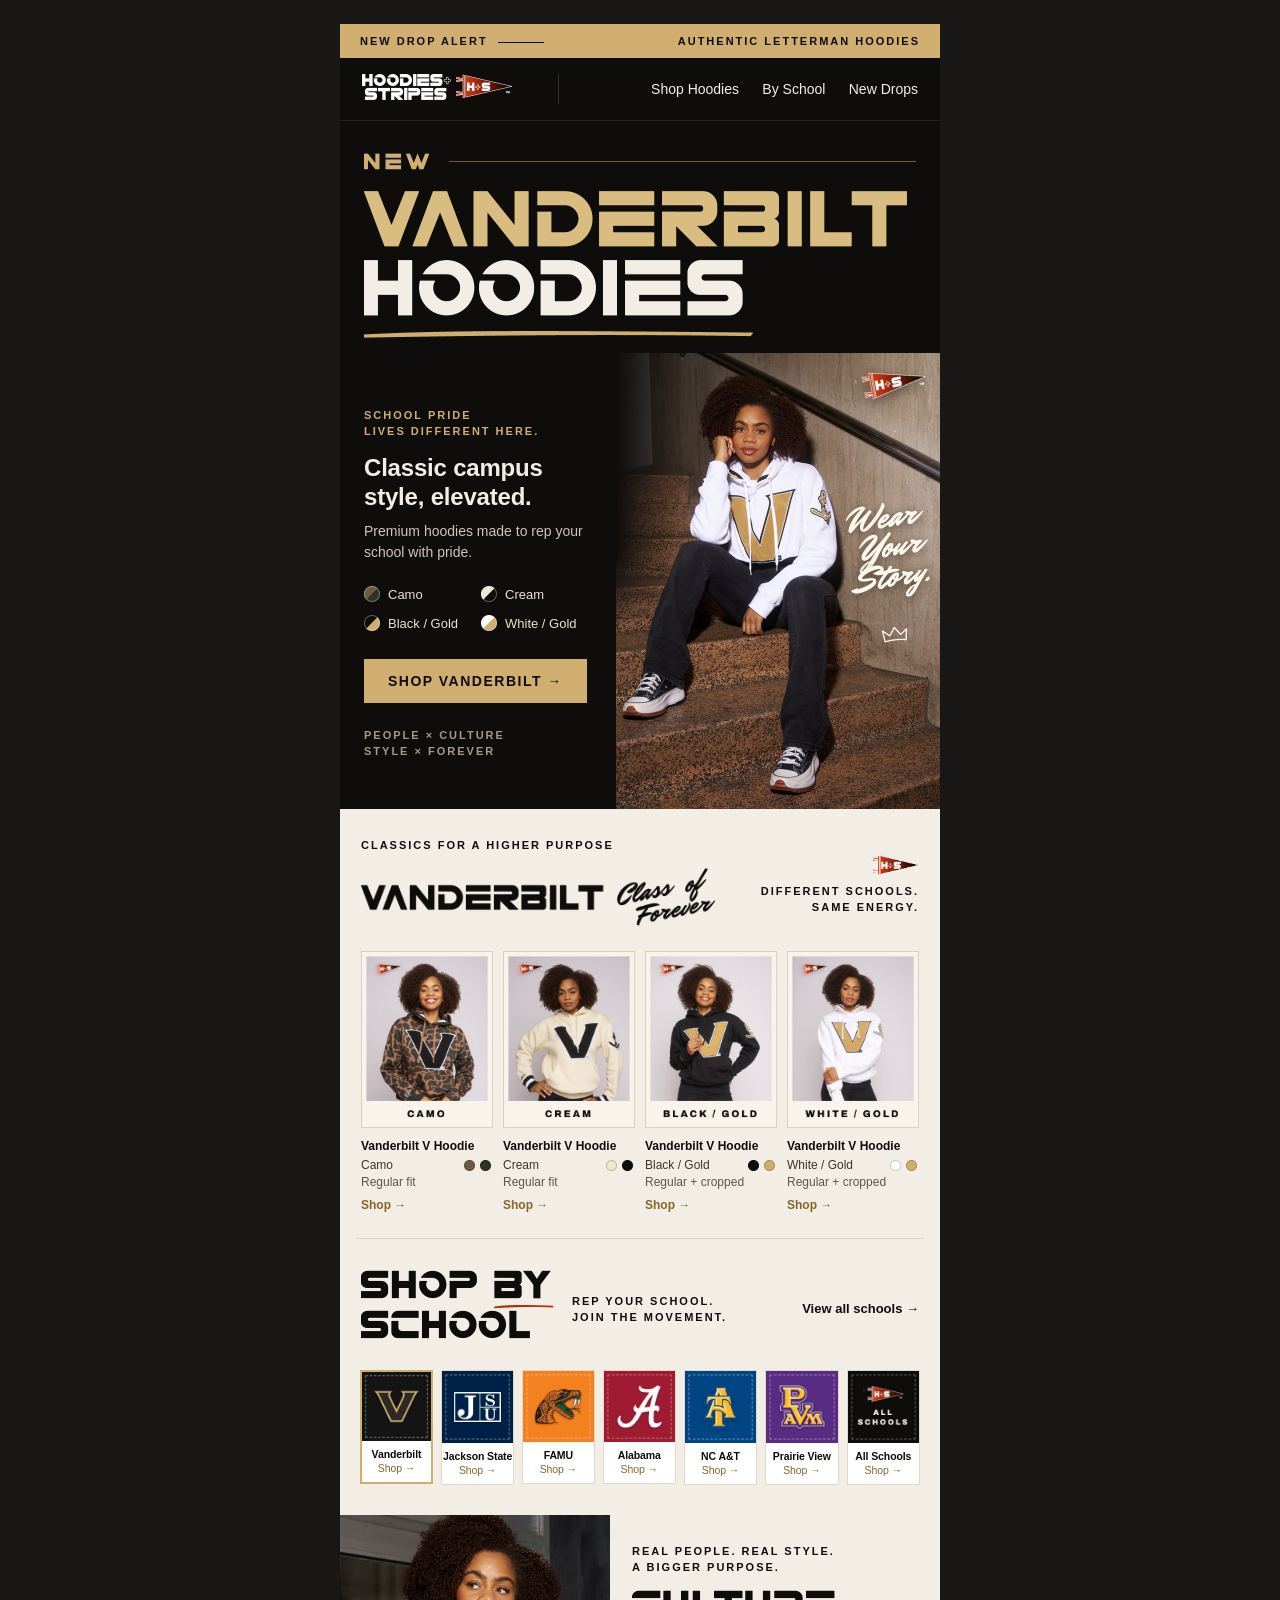
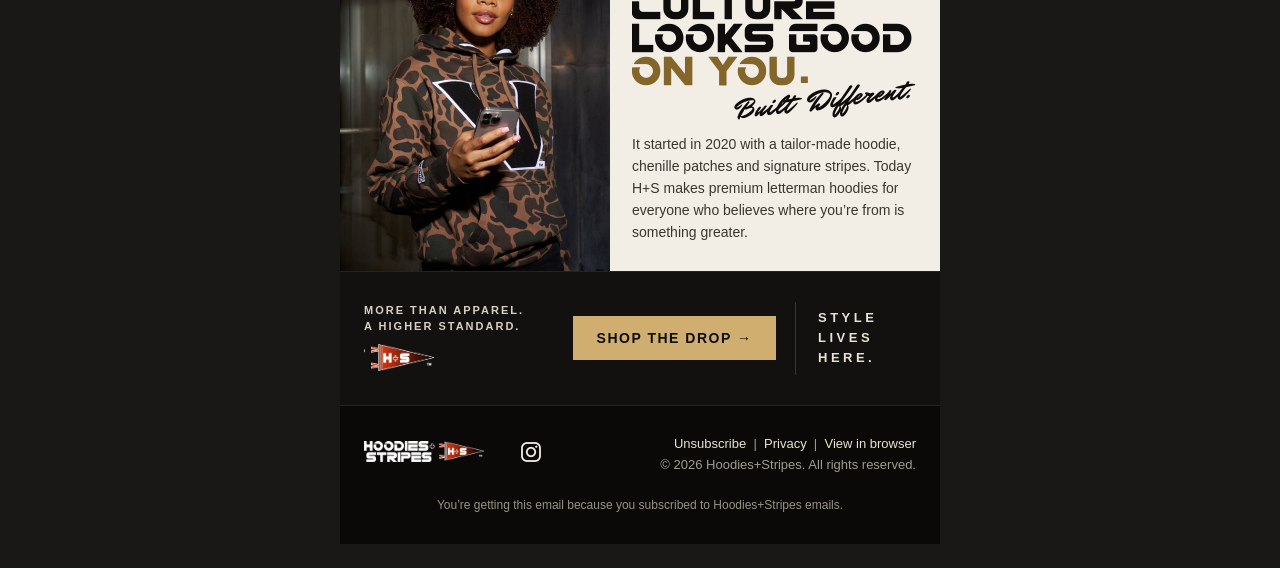
<file: emails/vanderbilt-drop.html>
<!doctype html>
<html lang="en" xmlns="http://www.w3.org/1999/xhtml" xmlns:v="urn:schemas-microsoft-com:vml" xmlns:o="urn:schemas-microsoft-com:office:office">
<head>
  <meta charset="utf-8">
  <meta name="viewport" content="width=device-width, initial-scale=1">
  <meta name="x-apple-disable-message-reformatting">
  <meta name="format-detection" content="telephone=no, date=no, address=no, email=no">
  <meta name="color-scheme" content="light only">
  <meta name="supported-color-schemes" content="light">
  <meta name="robots" content="noindex, nofollow">
  <title>New Vanderbilt Hoodies | Hoodies+Stripes</title>
  <!--[if mso]><xml><o:OfficeDocumentSettings><o:AllowPNG/><o:PixelsPerInch>96</o:PixelsPerInch></o:OfficeDocumentSettings></xml><![endif]-->
  <style>
    body { margin: 0; padding: 0; background: #1a1816; }
    a { text-decoration: none; }
    .preheader { display: none !important; visibility: hidden; opacity: 0; color: transparent; height: 0; width: 0; overflow: hidden; mso-hide: all; }
    @media (max-width: 620px) {
      .col { display: block !important; width: 100% !important; max-width: 100% !important; box-sizing: border-box !important; }
      .nob-m { border-left: 0 !important; padding-left: 0 !important; padding-top: 18px !important; }
      .hide-m { display: none !important; max-height: 0 !important; overflow: hidden !important; }
      .pad-m { padding-left: 22px !important; padding-right: 22px !important; }
      .center-m { text-align: center !important; }
      .center-m table { margin-left: auto !important; margin-right: auto !important; }
      .fluid { max-width: 100% !important; }
      .nav-links { border-left: 0 !important; padding: 14px 0 0 !important; }
      .hero-copy { padding: 30px 24px 34px !important; }
      .half { display: block !important; width: 100% !important; padding-bottom: 18px !important; }
      .tiles-b { width: 75% !important; margin: 0 auto !important; }
      .btn { padding: 15px 20px !important; }
      .body-m { font-size: 15px !important; line-height: 23px !important; }
      .tile-label { font-size: 11px !important; white-space: normal !important; height: 44px !important; vertical-align: top !important; }
    }
  </style>
</head>
<body style="margin:0;padding:0;background:#1a1816;">
  <div class="preheader" style="display:none;max-height:0;max-width:0;overflow:hidden;mso-hide:all;font-size:1px;line-height:1px;opacity:0;color:#1a1816;">Classic campus style, elevated. The Vanderbilt V hoodie in four colorways, regular and cropped.&#847;&zwnj;&nbsp;&#847;&zwnj;&nbsp;&#847;&zwnj;&nbsp;&#847;&zwnj;&nbsp;&#847;&zwnj;&nbsp;&#847;&zwnj;&nbsp;&#847;&zwnj;&nbsp;&#847;&zwnj;&nbsp;&#847;&zwnj;&nbsp;&#847;&zwnj;&nbsp;&#847;&zwnj;&nbsp;&#847;&zwnj;&nbsp;&#847;&zwnj;&nbsp;&#847;&zwnj;&nbsp;&#847;&zwnj;&nbsp;&#847;&zwnj;&nbsp;&#847;&zwnj;&nbsp;&#847;&zwnj;&nbsp;&#847;&zwnj;&nbsp;&#847;&zwnj;&nbsp;&#847;&zwnj;&nbsp;&#847;&zwnj;&nbsp;&#847;&zwnj;&nbsp;&#847;&zwnj;&nbsp;&#847;&zwnj;&nbsp;&#847;&zwnj;&nbsp;&#847;&zwnj;&nbsp;&#847;&zwnj;&nbsp;&#847;&zwnj;&nbsp;&#847;&zwnj;&nbsp;&#847;&zwnj;&nbsp;&#847;&zwnj;&nbsp;&#847;&zwnj;&nbsp;&#847;&zwnj;&nbsp;&#847;&zwnj;&nbsp;&#847;&zwnj;&nbsp;&#847;&zwnj;&nbsp;&#847;&zwnj;&nbsp;&#847;&zwnj;&nbsp;&#847;&zwnj;&nbsp;&#847;&zwnj;&nbsp;&#847;&zwnj;&nbsp;&#847;&zwnj;&nbsp;&#847;&zwnj;&nbsp;&#847;&zwnj;&nbsp;&#847;&zwnj;&nbsp;&#847;&zwnj;&nbsp;&#847;&zwnj;&nbsp;&#847;&zwnj;&nbsp;&#847;&zwnj;&nbsp;&#847;&zwnj;&nbsp;&#847;&zwnj;&nbsp;&#847;&zwnj;&nbsp;&#847;&zwnj;&nbsp;&#847;&zwnj;&nbsp;&#847;&zwnj;&nbsp;&#847;&zwnj;&nbsp;&#847;&zwnj;&nbsp;&#847;&zwnj;&nbsp;&#847;&zwnj;&nbsp;&#847;&zwnj;&nbsp;&#847;&zwnj;&nbsp;&#847;&zwnj;&nbsp;&#847;&zwnj;&nbsp;&#847;&zwnj;&nbsp;&#847;&zwnj;&nbsp;&#847;&zwnj;&nbsp;&#847;&zwnj;&nbsp;&#847;&zwnj;&nbsp;&#847;&zwnj;&nbsp;&#847;&zwnj;&nbsp;&#847;&zwnj;&nbsp;&#847;&zwnj;&nbsp;&#847;&zwnj;&nbsp;&#847;&zwnj;&nbsp;&#847;&zwnj;&nbsp;&#847;&zwnj;&nbsp;&#847;&zwnj;&nbsp;&#847;&zwnj;&nbsp;&#847;&zwnj;&nbsp;&#847;&zwnj;&nbsp;&#847;&zwnj;&nbsp;&#847;&zwnj;&nbsp;&#847;&zwnj;&nbsp;&#847;&zwnj;&nbsp;&#847;&zwnj;&nbsp;&#847;&zwnj;&nbsp;&#847;&zwnj;&nbsp;&#847;&zwnj;&nbsp;&#847;&zwnj;&nbsp;</div>
  <table role="presentation" width="100%" cellpadding="0" cellspacing="0" border="0" style="background:#1a1816;">
    <tr>
      <td align="center" style="padding:24px 8px;">
        <!--[if mso]><table role="presentation" width="600" cellpadding="0" cellspacing="0" border="0"><tr><td><![endif]-->
        <table role="presentation" width="600" cellpadding="0" cellspacing="0" border="0" style="width:100%;max-width:600px;background:#0e0d0c;">

          <!-- top bar -->
          <tr>
            <td style="background:#cfae70;padding:9px 20px;">
              <table role="presentation" width="100%" cellpadding="0" cellspacing="0" border="0"><tr>
                <td class="center-m"><p style="margin:0;font-family:Helvetica,Arial,sans-serif;font-weight:bold;text-transform:uppercase;font-size:11px;line-height:16px;letter-spacing:2px;color:#0e0d0c;">New drop alert &nbsp;<span style="display:inline-block;width:46px;height:1px;background:#0e0d0c;vertical-align:middle;"></span></p></td>
                <td class="hide-m" align="right"><p style="margin:0;font-family:Helvetica,Arial,sans-serif;font-weight:bold;text-transform:uppercase;font-size:11px;line-height:16px;letter-spacing:2px;color:#0e0d0c;">Authentic letterman hoodies</p></td>
              </tr></table>
            </td>
          </tr>

          <!-- nav -->
          <tr>
            <td style="padding:16px 22px;border-bottom:1px solid #26221e;">
              <table role="presentation" width="100%" cellpadding="0" cellspacing="0" border="0"><tr>
                <td class="col center-m" width="196" valign="middle"><a href="https://taylormadecreative.github.io/hoodiesnstripes-preview/?utm_source=email&amp;utm_medium=email&amp;utm_campaign=vanderbilt_drop&amp;utm_content=nav_logo"><img src="https://taylormadecreative.github.io/hoodiesnstripes-preview/emails/img/logo-white.png?v=d9b44586" width="150" alt="Hoodies+Stripes" style="display:inline-block;width:150px;height:auto;border:0;font-family:Helvetica,Arial,sans-serif;font-size:18px;line-height:1.3;color:#f3eee5;font-weight:bold;"></a></td>
                <td class="col nav-links center-m" valign="middle" align="right" style="border-left:1px solid #34302b;padding-left:18px;font-family:Helvetica,Arial,sans-serif;font-size:14px;line-height:20px;">
                  <a href="https://taylormadecreative.github.io/hoodiesnstripes-preview/?utm_source=email&amp;utm_medium=email&amp;utm_campaign=vanderbilt_drop&amp;utm_content=nav_hoodies#hoodies" style="color:#f3eee5;">Shop Hoodies</a>&nbsp;&nbsp;&nbsp;&nbsp;&nbsp;
                  <a href="https://taylormadecreative.github.io/hoodiesnstripes-preview/?utm_source=email&amp;utm_medium=email&amp;utm_campaign=vanderbilt_drop&amp;utm_content=nav_schools#schools" style="color:#f3eee5;">By School</a>&nbsp;&nbsp;&nbsp;&nbsp;&nbsp;
                  <a href="https://taylormadecreative.github.io/hoodiesnstripes-preview/?utm_source=email&amp;utm_medium=email&amp;utm_campaign=vanderbilt_drop&amp;utm_content=nav_new#vanderbilt" style="color:#f3eee5;">New Drops</a>
                </td>
              </tr></table>
            </td>
          </tr>

          <!-- hero: the brand headline (ND Logos) runs across the top; copy + button, then the photo
               (copy first in the source so phones see the button before the photo) -->
          <tr>
            <td class="pad-m" style="background:#0e0d0c;padding:30px 24px 6px;">
              <img src="https://taylormadecreative.github.io/hoodiesnstripes-preview/emails/img/hero-head.png?v=1ae68da3" width="552" alt="New Vanderbilt hoodies" class="fluid" style="display:block;width:100%;max-width:552px;height:auto;border:0;outline:none;font-family:Helvetica,Arial,sans-serif;font-size:13px;line-height:1.3;color:#f3eee5;font-size:22px;font-weight:bold;">
            </td>
          </tr>
          <tr>
            <td>
              <table role="presentation" width="100%" cellpadding="0" cellspacing="0" border="0" style="background:#0e0d0c;"><tr>
                <td class="col hero-copy" width="234" valign="middle" style="padding:30px 18px 26px 24px;text-align:left;">
                  <p style="margin:0;font-family:Helvetica,Arial,sans-serif;font-weight:bold;text-transform:uppercase;font-size:11px;line-height:16px;letter-spacing:2px;color:#cfae70;">School pride<br>lives different here.</p>
                  <div style="height:14px;line-height:14px;mso-line-height-rule:exactly;font-size:1px;">&nbsp;</div>
                  <p style="margin:0;font-family:Helvetica,Arial,sans-serif;font-size:24px;line-height:29px;font-weight:bold;letter-spacing:-0.2px;color:#f3eee5;">Classic campus<br>style, elevated.</p>
                  <p style="margin:10px 0 0;font-family:Helvetica,Arial,sans-serif;font-size:14px;line-height:21px;color:#cfc6b6;">Premium hoodies made to rep your school with&nbsp;pride.</p>
                  <div style="height:22px;line-height:22px;mso-line-height-rule:exactly;font-size:1px;">&nbsp;</div>
                  <table role="presentation" width="100%" cellpadding="0" cellspacing="0" border="0">
                    <tr><td width="50%" valign="middle" style="padding:0 0 10px;"><a href="https://taylormadecreative.github.io/hoodiesnstripes-preview/?utm_source=email&amp;utm_medium=email&amp;utm_campaign=vanderbilt_drop&amp;utm_content=hero_colorway_camo#vanderbilt" style="text-decoration:none;"><img src="https://taylormadecreative.github.io/hoodiesnstripes-preview/emails/img/sw-camo.png?v=ac0f8a36" width="16" height="16" alt="" style="display:inline-block;vertical-align:-3px;width:16px;height:16px;border:0;font-family:Helvetica,Arial,sans-serif;font-size:13px;line-height:1.3;color:#f3eee5;">&nbsp;&nbsp;<span style="font-family:Helvetica,Arial,sans-serif;font-size:13px;line-height:18px;color:#e9e2d4;">Camo</span></a></td><td width="50%" valign="middle" style="padding:0 0 10px;"><a href="https://taylormadecreative.github.io/hoodiesnstripes-preview/?utm_source=email&amp;utm_medium=email&amp;utm_campaign=vanderbilt_drop&amp;utm_content=hero_colorway_cream#vanderbilt" style="text-decoration:none;"><img src="https://taylormadecreative.github.io/hoodiesnstripes-preview/emails/img/sw-cream.png?v=46aff4e7" width="16" height="16" alt="" style="display:inline-block;vertical-align:-3px;width:16px;height:16px;border:0;font-family:Helvetica,Arial,sans-serif;font-size:13px;line-height:1.3;color:#f3eee5;">&nbsp;&nbsp;<span style="font-family:Helvetica,Arial,sans-serif;font-size:13px;line-height:18px;color:#e9e2d4;">Cream</span></a></td></tr>
                    <tr><td width="50%" valign="middle" style="padding:0 0 10px;"><a href="https://taylormadecreative.github.io/hoodiesnstripes-preview/?utm_source=email&amp;utm_medium=email&amp;utm_campaign=vanderbilt_drop&amp;utm_content=hero_colorway_black_gold#vanderbilt" style="text-decoration:none;"><img src="https://taylormadecreative.github.io/hoodiesnstripes-preview/emails/img/sw-black-gold.png?v=b049b80c" width="16" height="16" alt="" style="display:inline-block;vertical-align:-3px;width:16px;height:16px;border:0;font-family:Helvetica,Arial,sans-serif;font-size:13px;line-height:1.3;color:#f3eee5;">&nbsp;&nbsp;<span style="font-family:Helvetica,Arial,sans-serif;font-size:13px;line-height:18px;color:#e9e2d4;">Black / Gold</span></a></td><td width="50%" valign="middle" style="padding:0 0 10px;"><a href="https://taylormadecreative.github.io/hoodiesnstripes-preview/?utm_source=email&amp;utm_medium=email&amp;utm_campaign=vanderbilt_drop&amp;utm_content=hero_colorway_white_gold#vanderbilt" style="text-decoration:none;"><img src="https://taylormadecreative.github.io/hoodiesnstripes-preview/emails/img/sw-white-gold.png?v=c2ce2336" width="16" height="16" alt="" style="display:inline-block;vertical-align:-3px;width:16px;height:16px;border:0;font-family:Helvetica,Arial,sans-serif;font-size:13px;line-height:1.3;color:#f3eee5;">&nbsp;&nbsp;<span style="font-family:Helvetica,Arial,sans-serif;font-size:13px;line-height:18px;color:#e9e2d4;">White / Gold</span></a></td></tr>
                  </table>
                  <div style="height:16px;line-height:16px;mso-line-height-rule:exactly;font-size:1px;">&nbsp;</div>
                  <table role="presentation" cellpadding="0" cellspacing="0" border="0">
                <tr>
                  <td bgcolor="#cfae70" style="background:#cfae70;mso-padding-alt:15px 24px;"><a href="https://taylormadecreative.github.io/hoodiesnstripes-preview/?utm_source=email&amp;utm_medium=email&amp;utm_campaign=vanderbilt_drop&amp;utm_content=hero_cta#vanderbilt" class="btn" style="display:inline-block;padding:15px 24px;font-family:Helvetica,Arial,sans-serif;font-weight:bold;text-transform:uppercase;font-size:14px;line-height:14px;letter-spacing:1.5px;color:#0e0d0c;text-decoration:none;white-space:nowrap;">Shop Vanderbilt &rarr;</a></td>
                </tr>
              </table>
                  <div style="height:24px;line-height:24px;mso-line-height-rule:exactly;font-size:1px;">&nbsp;</div>
                  <p style="margin:0;font-family:Helvetica,Arial,sans-serif;font-weight:bold;text-transform:uppercase;font-size:11px;line-height:16px;letter-spacing:2px;color:#a39a8b;">People &times; Culture<br>Style &times; Forever</p>
                </td>
                <td class="col" width="324" valign="top" style="background:#0e0d0c;"><a href="https://taylormadecreative.github.io/hoodiesnstripes-preview/?utm_source=email&amp;utm_medium=email&amp;utm_campaign=vanderbilt_drop&amp;utm_content=hero_photo#vanderbilt"><img src="https://taylormadecreative.github.io/hoodiesnstripes-preview/emails/img/hero-photo.jpg?v=990ae520" width="324" alt="A model sits on stone stairs in the white Vanderbilt V hoodie with the gold chenille V and the anchor on the sleeve. Script on the wall: Wear Your Story." class="fluid" style="display:block;width:100%;max-width:324px;height:auto;border:0;outline:none;font-family:Helvetica,Arial,sans-serif;font-size:13px;line-height:1.3;color:#f3eee5;"></a></td>
              </tr></table>
            </td>
          </tr>

          <!-- products -->
          <tr>
            <td class="pad-m" style="background:#f3eee5;padding:28px 16px 24px;">
              <table role="presentation" width="100%" cellpadding="0" cellspacing="0" border="0"><tr>
                <td class="col" valign="bottom" style="padding:0 5px;">
                  <p style="margin:0;font-family:Helvetica,Arial,sans-serif;font-weight:bold;text-transform:uppercase;font-size:11px;line-height:16px;letter-spacing:2px;color:#0e0d0c;">Classics for a higher purpose</p>
                  <div style="height:8px;line-height:8px;mso-line-height-rule:exactly;font-size:1px;">&nbsp;</div>
                  <img src="https://taylormadecreative.github.io/hoodiesnstripes-preview/emails/img/vandy-title.png?v=8d254de8" width="360" alt="Vanderbilt. Class of Forever." class="fluid" style="display:block;width:100%;max-width:400px;height:auto;border:0;outline:none;font-family:Helvetica,Arial,sans-serif;font-size:13px;line-height:1.3;color:#0e0d0c;font-size:22px;font-weight:bold;">
                </td>
                <td class="hide-m" width="186" valign="middle" align="right" style="padding:0 5px;">
                  <table role="presentation" cellpadding="0" cellspacing="0" border="0" align="right">
                    <tr><td align="right"><img src="https://taylormadecreative.github.io/hoodiesnstripes-preview/emails/img/pennant.png?v=9b11113e" width="52" alt="" style="display:block;width:52px;height:auto;border:0;font-family:Helvetica,Arial,sans-serif;font-size:13px;line-height:1.3;color:#0e0d0c;"></td></tr>
                    <tr><td align="right" style="padding-top:8px;white-space:nowrap;"><p style="margin:0;font-family:Helvetica,Arial,sans-serif;font-weight:bold;text-transform:uppercase;font-size:11px;line-height:16px;letter-spacing:2px;color:#0e0d0c;text-align:right;">Different schools.<br>Same energy.</p></td></tr>
                  </table>
                </td>
              </tr></table>
              <div style="height:18px;line-height:18px;mso-line-height-rule:exactly;font-size:1px;">&nbsp;</div>
              <table role="presentation" width="100%" cellpadding="0" cellspacing="0" border="0"><tr>
                <td class="half" width="50%" valign="top"><table role="presentation" width="100%" cellpadding="0" cellspacing="0" border="0"><tr><td class="card" width="50%" valign="top" style="padding:0 5px;">
                        <a href="https://taylormadecreative.github.io/hoodiesnstripes-preview/?utm_source=email&amp;utm_medium=email&amp;utm_campaign=vanderbilt_drop&amp;utm_content=card_camo#vanderbilt" style="text-decoration:none;"><img src="https://taylormadecreative.github.io/hoodiesnstripes-preview/emails/img/card-camo.jpg?v=f3ca11f3" width="132" alt="Product card: the camo Vanderbilt V hoodie with the black chenille V, H+S pennant tag, labeled Camo" class="fluid" style="display:block;width:100%;max-width:132px;height:auto;border:0;outline:none;font-family:Helvetica,Arial,sans-serif;font-size:13px;line-height:1.3;color:#0e0d0c;"></a>
                        <p style="margin:10px 0 2px;font-family:Helvetica,Arial,sans-serif;font-size:12px;line-height:17px;font-weight:bold;color:#0e0d0c;">Vanderbilt V Hoodie</p>
                        <table role="presentation" width="100%" cellpadding="0" cellspacing="0" border="0"><tr>
                          <td style="font-family:Helvetica,Arial,sans-serif;font-size:12px;line-height:17px;color:#3a352f;">Camo</td>
                          <td align="right" width="31"><img src="https://taylormadecreative.github.io/hoodiesnstripes-preview/emails/img/dots-camo.png?v=e736eacb" width="31" alt="" style="display:block;width:31px;height:auto;border:0;font-family:Helvetica,Arial,sans-serif;font-size:13px;line-height:1.3;color:#0e0d0c;"></td>
                        </tr></table>
                        <p style="margin:0;font-family:Helvetica,Arial,sans-serif;font-size:12px;line-height:17px;color:#5d564c;">Regular fit</p>
                        <p style="margin:6px 0 0;font-family:Helvetica,Arial,sans-serif;font-size:12px;line-height:17px;font-weight:bold;"><a href="https://taylormadecreative.github.io/hoodiesnstripes-preview/?utm_source=email&amp;utm_medium=email&amp;utm_campaign=vanderbilt_drop&amp;utm_content=card_camo#vanderbilt" style="color:#84662a;text-decoration:none;">Shop &rarr;</a></p>
                      </td><td class="card" width="50%" valign="top" style="padding:0 5px;">
                        <a href="https://taylormadecreative.github.io/hoodiesnstripes-preview/?utm_source=email&amp;utm_medium=email&amp;utm_campaign=vanderbilt_drop&amp;utm_content=card_cream#vanderbilt" style="text-decoration:none;"><img src="https://taylormadecreative.github.io/hoodiesnstripes-preview/emails/img/card-cream.jpg?v=9b57942e" width="132" alt="Product card: the cream Vanderbilt V hoodie with black V and striped cuffs, labeled Cream" class="fluid" style="display:block;width:100%;max-width:132px;height:auto;border:0;outline:none;font-family:Helvetica,Arial,sans-serif;font-size:13px;line-height:1.3;color:#0e0d0c;"></a>
                        <p style="margin:10px 0 2px;font-family:Helvetica,Arial,sans-serif;font-size:12px;line-height:17px;font-weight:bold;color:#0e0d0c;">Vanderbilt V Hoodie</p>
                        <table role="presentation" width="100%" cellpadding="0" cellspacing="0" border="0"><tr>
                          <td style="font-family:Helvetica,Arial,sans-serif;font-size:12px;line-height:17px;color:#3a352f;">Cream</td>
                          <td align="right" width="31"><img src="https://taylormadecreative.github.io/hoodiesnstripes-preview/emails/img/dots-cream.png?v=6708ceb2" width="31" alt="" style="display:block;width:31px;height:auto;border:0;font-family:Helvetica,Arial,sans-serif;font-size:13px;line-height:1.3;color:#0e0d0c;"></td>
                        </tr></table>
                        <p style="margin:0;font-family:Helvetica,Arial,sans-serif;font-size:12px;line-height:17px;color:#5d564c;">Regular fit</p>
                        <p style="margin:6px 0 0;font-family:Helvetica,Arial,sans-serif;font-size:12px;line-height:17px;font-weight:bold;"><a href="https://taylormadecreative.github.io/hoodiesnstripes-preview/?utm_source=email&amp;utm_medium=email&amp;utm_campaign=vanderbilt_drop&amp;utm_content=card_cream#vanderbilt" style="color:#84662a;text-decoration:none;">Shop &rarr;</a></p>
                      </td></tr></table></td>
                <td class="half" width="50%" valign="top"><table role="presentation" width="100%" cellpadding="0" cellspacing="0" border="0"><tr><td class="card" width="50%" valign="top" style="padding:0 5px;">
                        <a href="https://taylormadecreative.github.io/hoodiesnstripes-preview/?utm_source=email&amp;utm_medium=email&amp;utm_campaign=vanderbilt_drop&amp;utm_content=card_black_gold#vanderbilt" style="text-decoration:none;"><img src="https://taylormadecreative.github.io/hoodiesnstripes-preview/emails/img/card-black-gold.jpg?v=388e0ca4" width="132" alt="Product card: the black Vanderbilt hoodie with the gold chenille V, labeled Black / Gold" class="fluid" style="display:block;width:100%;max-width:132px;height:auto;border:0;outline:none;font-family:Helvetica,Arial,sans-serif;font-size:13px;line-height:1.3;color:#0e0d0c;"></a>
                        <p style="margin:10px 0 2px;font-family:Helvetica,Arial,sans-serif;font-size:12px;line-height:17px;font-weight:bold;color:#0e0d0c;">Vanderbilt V Hoodie</p>
                        <table role="presentation" width="100%" cellpadding="0" cellspacing="0" border="0"><tr>
                          <td style="font-family:Helvetica,Arial,sans-serif;font-size:12px;line-height:17px;color:#3a352f;">Black / Gold</td>
                          <td align="right" width="31"><img src="https://taylormadecreative.github.io/hoodiesnstripes-preview/emails/img/dots-black-gold.png?v=6da1d624" width="31" alt="" style="display:block;width:31px;height:auto;border:0;font-family:Helvetica,Arial,sans-serif;font-size:13px;line-height:1.3;color:#0e0d0c;"></td>
                        </tr></table>
                        <p style="margin:0;font-family:Helvetica,Arial,sans-serif;font-size:12px;line-height:17px;color:#5d564c;">Regular + cropped</p>
                        <p style="margin:6px 0 0;font-family:Helvetica,Arial,sans-serif;font-size:12px;line-height:17px;font-weight:bold;"><a href="https://taylormadecreative.github.io/hoodiesnstripes-preview/?utm_source=email&amp;utm_medium=email&amp;utm_campaign=vanderbilt_drop&amp;utm_content=card_black_gold#vanderbilt" style="color:#84662a;text-decoration:none;">Shop &rarr;</a></p>
                      </td><td class="card" width="50%" valign="top" style="padding:0 5px;">
                        <a href="https://taylormadecreative.github.io/hoodiesnstripes-preview/?utm_source=email&amp;utm_medium=email&amp;utm_campaign=vanderbilt_drop&amp;utm_content=card_white_gold#vanderbilt" style="text-decoration:none;"><img src="https://taylormadecreative.github.io/hoodiesnstripes-preview/emails/img/card-white-gold.jpg?v=bae68f93" width="132" alt="Product card: the white Vanderbilt hoodie with the gold chenille V, labeled White / Gold" class="fluid" style="display:block;width:100%;max-width:132px;height:auto;border:0;outline:none;font-family:Helvetica,Arial,sans-serif;font-size:13px;line-height:1.3;color:#0e0d0c;"></a>
                        <p style="margin:10px 0 2px;font-family:Helvetica,Arial,sans-serif;font-size:12px;line-height:17px;font-weight:bold;color:#0e0d0c;">Vanderbilt V Hoodie</p>
                        <table role="presentation" width="100%" cellpadding="0" cellspacing="0" border="0"><tr>
                          <td style="font-family:Helvetica,Arial,sans-serif;font-size:12px;line-height:17px;color:#3a352f;">White / Gold</td>
                          <td align="right" width="31"><img src="https://taylormadecreative.github.io/hoodiesnstripes-preview/emails/img/dots-white-gold.png?v=65ee6d5e" width="31" alt="" style="display:block;width:31px;height:auto;border:0;font-family:Helvetica,Arial,sans-serif;font-size:13px;line-height:1.3;color:#0e0d0c;"></td>
                        </tr></table>
                        <p style="margin:0;font-family:Helvetica,Arial,sans-serif;font-size:12px;line-height:17px;color:#5d564c;">Regular + cropped</p>
                        <p style="margin:6px 0 0;font-family:Helvetica,Arial,sans-serif;font-size:12px;line-height:17px;font-weight:bold;"><a href="https://taylormadecreative.github.io/hoodiesnstripes-preview/?utm_source=email&amp;utm_medium=email&amp;utm_campaign=vanderbilt_drop&amp;utm_content=card_white_gold#vanderbilt" style="color:#84662a;text-decoration:none;">Shop &rarr;</a></p>
                      </td></tr></table></td>
              </tr></table>
            </td>
          </tr>

          <!-- shop by school -->
          <tr>
            <td class="pad-m" style="background:#f3eee5;padding:0 16px 30px;">
              <table role="presentation" width="100%" cellpadding="0" cellspacing="0" border="0" style="border-top:1px solid #ddd3c2;"><tr>
                <td style="padding:24px 5px 16px;" valign="middle" width="201"><img src="https://taylormadecreative.github.io/hoodiesnstripes-preview/emails/img/head-schools.png?v=3d956414" width="201" alt="Shop by school" style="display:block;width:100%;max-width:201px;height:auto;border:0;font-family:Helvetica,Arial,sans-serif;font-size:13px;line-height:1.3;color:#0e0d0c;font-size:22px;font-weight:bold;"></td>
                <td class="hide-m" valign="middle" style="padding:24px 5px 16px;"><p style="margin:0;font-family:Helvetica,Arial,sans-serif;font-weight:bold;text-transform:uppercase;font-size:11px;line-height:16px;letter-spacing:2px;color:#0e0d0c;">Rep your school.<br>Join the movement.</p></td>
                <td valign="middle" align="right" style="padding:24px 5px 16px;font-family:Helvetica,Arial,sans-serif;font-size:13px;line-height:18px;font-weight:bold;white-space:nowrap;"><a href="https://taylormadecreative.github.io/hoodiesnstripes-preview/?utm_source=email&amp;utm_medium=email&amp;utm_campaign=vanderbilt_drop&amp;utm_content=view_all_schools#schools" style="color:#0e0d0c;">View all schools &rarr;</a></td>
              </tr></table>
              <table role="presentation" width="100%" cellpadding="0" cellspacing="0" border="0"><tr>
                <td class="half" width="57%" valign="top"><table role="presentation" width="100%" cellpadding="0" cellspacing="0" border="0" style="table-layout:fixed;"><tr><td class="tile" width="25%" valign="top" style="padding:0 4px;">
                        <table role="presentation" width="100%" cellpadding="0" cellspacing="0" border="0" style="border:2px solid #cfae70;background:#ffffff;">
                          <tr><td style="padding:0;"><a href="https://taylormadecreative.github.io/hoodiesnstripes-preview/?utm_source=email&amp;utm_medium=email&amp;utm_campaign=vanderbilt_drop&amp;utm_content=school_vanderbilt#vanderbilt" style="text-decoration:none;"><img src="https://taylormadecreative.github.io/hoodiesnstripes-preview/emails/img/school-vanderbilt.png?v=d07f4fd4" width="68" alt="Vanderbilt logo" class="fluid" style="display:block;width:100%;max-width:82px;height:auto;border:0;outline:none;font-family:Helvetica,Arial,sans-serif;font-size:13px;line-height:1.3;color:#0e0d0c;"></a></td></tr>
                          <tr><td class="tile-label" align="center" style="padding:6px 1px 7px;font-family:Helvetica,Arial,sans-serif;font-size:10.5px;line-height:14px;font-weight:bold;letter-spacing:-0.1px;white-space:nowrap;"><a href="https://taylormadecreative.github.io/hoodiesnstripes-preview/?utm_source=email&amp;utm_medium=email&amp;utm_campaign=vanderbilt_drop&amp;utm_content=school_vanderbilt#vanderbilt" style="color:#0e0d0c;text-decoration:none;">Vanderbilt<br><span style="font-weight:normal;color:#84662a;">Shop &rarr;</span></a></td></tr>
                        </table>
                      </td><td class="tile" width="25%" valign="top" style="padding:0 4px;">
                        <table role="presentation" width="100%" cellpadding="0" cellspacing="0" border="0" style="border:1px solid #e1d8c8;background:#ffffff;">
                          <tr><td style="padding:0;"><a href="https://taylormadecreative.github.io/hoodiesnstripes-preview/?utm_source=email&amp;utm_medium=email&amp;utm_campaign=vanderbilt_drop&amp;utm_content=school_jackson_state#schools" style="text-decoration:none;"><img src="https://taylormadecreative.github.io/hoodiesnstripes-preview/emails/img/school-jackson-state.png?v=09ff79d7" width="68" alt="Jackson State logo" class="fluid" style="display:block;width:100%;max-width:82px;height:auto;border:0;outline:none;font-family:Helvetica,Arial,sans-serif;font-size:13px;line-height:1.3;color:#0e0d0c;"></a></td></tr>
                          <tr><td class="tile-label" align="center" style="padding:6px 1px 7px;font-family:Helvetica,Arial,sans-serif;font-size:10.5px;line-height:14px;font-weight:bold;letter-spacing:-0.1px;white-space:nowrap;"><a href="https://taylormadecreative.github.io/hoodiesnstripes-preview/?utm_source=email&amp;utm_medium=email&amp;utm_campaign=vanderbilt_drop&amp;utm_content=school_jackson_state#schools" style="color:#0e0d0c;text-decoration:none;">Jackson State<br><span style="font-weight:normal;color:#84662a;">Shop &rarr;</span></a></td></tr>
                        </table>
                      </td><td class="tile" width="25%" valign="top" style="padding:0 4px;">
                        <table role="presentation" width="100%" cellpadding="0" cellspacing="0" border="0" style="border:1px solid #e1d8c8;background:#ffffff;">
                          <tr><td style="padding:0;"><a href="https://taylormadecreative.github.io/hoodiesnstripes-preview/?utm_source=email&amp;utm_medium=email&amp;utm_campaign=vanderbilt_drop&amp;utm_content=school_famu#schools" style="text-decoration:none;"><img src="https://taylormadecreative.github.io/hoodiesnstripes-preview/emails/img/school-famu.png?v=71032dfe" width="68" alt="FAMU logo" class="fluid" style="display:block;width:100%;max-width:82px;height:auto;border:0;outline:none;font-family:Helvetica,Arial,sans-serif;font-size:13px;line-height:1.3;color:#0e0d0c;"></a></td></tr>
                          <tr><td class="tile-label" align="center" style="padding:6px 1px 7px;font-family:Helvetica,Arial,sans-serif;font-size:10.5px;line-height:14px;font-weight:bold;letter-spacing:-0.1px;white-space:nowrap;"><a href="https://taylormadecreative.github.io/hoodiesnstripes-preview/?utm_source=email&amp;utm_medium=email&amp;utm_campaign=vanderbilt_drop&amp;utm_content=school_famu#schools" style="color:#0e0d0c;text-decoration:none;">FAMU<br><span style="font-weight:normal;color:#84662a;">Shop &rarr;</span></a></td></tr>
                        </table>
                      </td><td class="tile" width="25%" valign="top" style="padding:0 4px;">
                        <table role="presentation" width="100%" cellpadding="0" cellspacing="0" border="0" style="border:1px solid #e1d8c8;background:#ffffff;">
                          <tr><td style="padding:0;"><a href="https://taylormadecreative.github.io/hoodiesnstripes-preview/?utm_source=email&amp;utm_medium=email&amp;utm_campaign=vanderbilt_drop&amp;utm_content=school_alabama#schools" style="text-decoration:none;"><img src="https://taylormadecreative.github.io/hoodiesnstripes-preview/emails/img/school-alabama.png?v=cc3acebf" width="68" alt="Alabama logo" class="fluid" style="display:block;width:100%;max-width:82px;height:auto;border:0;outline:none;font-family:Helvetica,Arial,sans-serif;font-size:13px;line-height:1.3;color:#0e0d0c;"></a></td></tr>
                          <tr><td class="tile-label" align="center" style="padding:6px 1px 7px;font-family:Helvetica,Arial,sans-serif;font-size:10.5px;line-height:14px;font-weight:bold;letter-spacing:-0.1px;white-space:nowrap;"><a href="https://taylormadecreative.github.io/hoodiesnstripes-preview/?utm_source=email&amp;utm_medium=email&amp;utm_campaign=vanderbilt_drop&amp;utm_content=school_alabama#schools" style="color:#0e0d0c;text-decoration:none;">Alabama<br><span style="font-weight:normal;color:#84662a;">Shop &rarr;</span></a></td></tr>
                        </table>
                      </td></tr></table></td>
                <td class="half" width="43%" valign="top"><table role="presentation" width="100%" cellpadding="0" cellspacing="0" border="0" class="tiles-b" style="table-layout:fixed;"><tr><td class="tile" width="33%" valign="top" style="padding:0 4px;">
                        <table role="presentation" width="100%" cellpadding="0" cellspacing="0" border="0" style="border:1px solid #e1d8c8;background:#ffffff;">
                          <tr><td style="padding:0;"><a href="https://taylormadecreative.github.io/hoodiesnstripes-preview/?utm_source=email&amp;utm_medium=email&amp;utm_campaign=vanderbilt_drop&amp;utm_content=school_ncat#schools" style="text-decoration:none;"><img src="https://taylormadecreative.github.io/hoodiesnstripes-preview/emails/img/school-ncat.png?v=bb0b69df" width="68" alt="NC A&T logo" class="fluid" style="display:block;width:100%;max-width:82px;height:auto;border:0;outline:none;font-family:Helvetica,Arial,sans-serif;font-size:13px;line-height:1.3;color:#0e0d0c;"></a></td></tr>
                          <tr><td class="tile-label" align="center" style="padding:6px 1px 7px;font-family:Helvetica,Arial,sans-serif;font-size:10.5px;line-height:14px;font-weight:bold;letter-spacing:-0.1px;white-space:nowrap;"><a href="https://taylormadecreative.github.io/hoodiesnstripes-preview/?utm_source=email&amp;utm_medium=email&amp;utm_campaign=vanderbilt_drop&amp;utm_content=school_ncat#schools" style="color:#0e0d0c;text-decoration:none;">NC A&amp;T<br><span style="font-weight:normal;color:#84662a;">Shop &rarr;</span></a></td></tr>
                        </table>
                      </td><td class="tile" width="33%" valign="top" style="padding:0 4px;">
                        <table role="presentation" width="100%" cellpadding="0" cellspacing="0" border="0" style="border:1px solid #e1d8c8;background:#ffffff;">
                          <tr><td style="padding:0;"><a href="https://taylormadecreative.github.io/hoodiesnstripes-preview/?utm_source=email&amp;utm_medium=email&amp;utm_campaign=vanderbilt_drop&amp;utm_content=school_pvamu#schools" style="text-decoration:none;"><img src="https://taylormadecreative.github.io/hoodiesnstripes-preview/emails/img/school-pvamu.png?v=10c8d8b4" width="68" alt="Prairie View logo" class="fluid" style="display:block;width:100%;max-width:82px;height:auto;border:0;outline:none;font-family:Helvetica,Arial,sans-serif;font-size:13px;line-height:1.3;color:#0e0d0c;"></a></td></tr>
                          <tr><td class="tile-label" align="center" style="padding:6px 1px 7px;font-family:Helvetica,Arial,sans-serif;font-size:10.5px;line-height:14px;font-weight:bold;letter-spacing:-0.1px;white-space:nowrap;"><a href="https://taylormadecreative.github.io/hoodiesnstripes-preview/?utm_source=email&amp;utm_medium=email&amp;utm_campaign=vanderbilt_drop&amp;utm_content=school_pvamu#schools" style="color:#0e0d0c;text-decoration:none;">Prairie View<br><span style="font-weight:normal;color:#84662a;">Shop &rarr;</span></a></td></tr>
                        </table>
                      </td><td class="tile" width="33%" valign="top" style="padding:0 4px;">
                        <table role="presentation" width="100%" cellpadding="0" cellspacing="0" border="0" style="border:1px solid #e1d8c8;background:#ffffff;">
                          <tr><td style="padding:0;"><a href="https://taylormadecreative.github.io/hoodiesnstripes-preview/?utm_source=email&amp;utm_medium=email&amp;utm_campaign=vanderbilt_drop&amp;utm_content=school_all#schools" style="text-decoration:none;"><img src="https://taylormadecreative.github.io/hoodiesnstripes-preview/emails/img/school-all.png?v=f899b9a8" width="68" alt="All schools" class="fluid" style="display:block;width:100%;max-width:82px;height:auto;border:0;outline:none;font-family:Helvetica,Arial,sans-serif;font-size:13px;line-height:1.3;color:#0e0d0c;"></a></td></tr>
                          <tr><td class="tile-label" align="center" style="padding:6px 1px 7px;font-family:Helvetica,Arial,sans-serif;font-size:10.5px;line-height:14px;font-weight:bold;letter-spacing:-0.1px;white-space:nowrap;"><a href="https://taylormadecreative.github.io/hoodiesnstripes-preview/?utm_source=email&amp;utm_medium=email&amp;utm_campaign=vanderbilt_drop&amp;utm_content=school_all#schools" style="color:#0e0d0c;text-decoration:none;">All Schools<br><span style="font-weight:normal;color:#84662a;">Shop &rarr;</span></a></td></tr>
                        </table>
                      </td></tr></table></td>
              </tr></table>
            </td>
          </tr>

          <!-- culture band -->
          <tr>
            <td>
              <table role="presentation" width="100%" cellpadding="0" cellspacing="0" border="0"><tr>
                <td class="col" width="270" valign="top" style="background:#0e0d0c;"><a href="https://taylormadecreative.github.io/hoodiesnstripes-preview/?utm_source=email&amp;utm_medium=email&amp;utm_campaign=vanderbilt_drop&amp;utm_content=culture_photo#story"><img src="https://taylormadecreative.github.io/hoodiesnstripes-preview/emails/img/culture-photo.jpg?v=912052dc" width="270" alt="A model in the camo Vanderbilt V hoodie at a downtown building entrance, phone in hand" class="fluid" style="display:block;width:100%;max-width:270px;height:auto;border:0;outline:none;font-family:Helvetica,Arial,sans-serif;font-size:13px;line-height:1.3;color:#f3eee5;"></a></td>
                <td class="col pad-m" width="286" valign="middle" style="background:#f3eee5;padding:22px 22px 22px;">
                  <p style="margin:0;font-family:Helvetica,Arial,sans-serif;font-weight:bold;text-transform:uppercase;font-size:11px;line-height:16px;letter-spacing:2px;color:#0e0d0c;">Real people. Real style.<br>A bigger purpose.</p>
                  <div style="height:10px;line-height:10px;mso-line-height-rule:exactly;font-size:1px;">&nbsp;</div>
                  <img src="https://taylormadecreative.github.io/hoodiesnstripes-preview/emails/img/culture-head.png?v=de94c04f" width="286" alt="Culture looks good on you. Built different." class="fluid" style="display:block;width:100%;max-width:286px;height:auto;border:0;outline:none;font-family:Helvetica,Arial,sans-serif;font-size:13px;line-height:1.3;color:#0e0d0c;font-size:22px;font-weight:bold;">
                  <div style="height:8px;line-height:8px;mso-line-height-rule:exactly;font-size:1px;">&nbsp;</div>
                  <p class="body-m" style="margin:0;font-family:Helvetica,Arial,sans-serif;font-size:14px;line-height:22px;color:#3a352f;">It started in 2020 with a tailor-made hoodie, chenille patches and signature stripes. Today H+S makes premium letterman hoodies for everyone who believes where you&rsquo;re from is something greater.</p>
                </td>
              </tr></table>
            </td>
          </tr>

          <!-- closing band -->
          <tr>
            <td style="background:#121110;padding:30px 24px;border-top:1px solid #26221e;">
              <table role="presentation" width="100%" cellpadding="0" cellspacing="0" border="0"><tr>
                <td class="col center-m" width="190" valign="middle">
                  <p style="margin:0;font-family:Helvetica,Arial,sans-serif;font-weight:bold;text-transform:uppercase;font-size:11px;line-height:16px;letter-spacing:2px;color:#d9d1c2;">More than apparel.<br>A higher standard.</p>
                  <div style="height:10px;line-height:10px;mso-line-height-rule:exactly;font-size:1px;">&nbsp;</div>
                  <img src="https://taylormadecreative.github.io/hoodiesnstripes-preview/emails/img/pennant.png?v=9b11113e" width="70" alt="" class="center-m" style="display:inline-block;width:70px;height:auto;border:0;font-family:Helvetica,Arial,sans-serif;font-size:13px;line-height:1.3;color:#f3eee5;">
                </td>
                <td class="col center-m" valign="middle" align="center" style="padding:6px 10px;">
                  <table role="presentation" cellpadding="0" cellspacing="0" border="0">
                <tr>
                  <td bgcolor="#cfae70" style="background:#cfae70;mso-padding-alt:15px 24px;"><a href="https://taylormadecreative.github.io/hoodiesnstripes-preview/?utm_source=email&amp;utm_medium=email&amp;utm_campaign=vanderbilt_drop&amp;utm_content=closing_cta#vanderbilt" class="btn" style="display:inline-block;padding:15px 24px;font-family:Helvetica,Arial,sans-serif;font-weight:bold;text-transform:uppercase;font-size:14px;line-height:14px;letter-spacing:1.5px;color:#0e0d0c;text-decoration:none;white-space:nowrap;">Shop the drop &rarr;</a></td>
                </tr>
              </table>
                </td>
                <td class="col center-m nob-m" width="98" valign="middle" style="border-left:1px solid #3a352f;padding-left:22px;">
                  <p style="margin:0;font-family:Helvetica,Arial,sans-serif;font-weight:bold;text-transform:uppercase;font-size:13px;line-height:20px;letter-spacing:3.5px;color:#e9e2d4;">Style<br>lives<br>here.</p>
                </td>
              </tr></table>
            </td>
          </tr>

          <!-- footer -->
          <tr>
            <td style="background:#0a0908;padding:24px 24px 30px;border-top:1px solid #26221e;">
              <table role="presentation" width="100%" cellpadding="0" cellspacing="0" border="0"><tr>
                <td class="col center-m" width="150" valign="middle"><img src="https://taylormadecreative.github.io/hoodiesnstripes-preview/emails/img/logo-white.png?v=d9b44586" width="120" alt="Hoodies+Stripes" style="display:inline-block;width:120px;height:auto;border:0;font-family:Helvetica,Arial,sans-serif;font-size:16px;line-height:1.3;color:#f3eee5;font-weight:bold;"></td>
                <td class="col center-m" valign="middle" align="center" style="padding:10px 0;"><a href="https://www.instagram.com/hoodies.n.stripes/"><img src="https://taylormadecreative.github.io/hoodiesnstripes-preview/emails/img/ig.png?v=fbdf9ce3" width="24" alt="Instagram @hoodies.n.stripes" style="display:inline-block;width:24px;height:24px;border:0;font-family:Helvetica,Arial,sans-serif;font-size:11px;line-height:1.3;color:#f3eee5;"></a></td>
                <td class="col center-m" valign="middle" align="right" style="font-family:Helvetica,Arial,sans-serif;font-size:13px;line-height:21px;color:#a39b8f;">
                  <a href="{{ unsubscribe_url }}" style="color:#e9e2d4;">Unsubscribe</a> &nbsp;|&nbsp; <a href="https://www.hoodiesnstripes.com/policies/privacy-policy" style="color:#e9e2d4;">Privacy</a> &nbsp;|&nbsp; <a href="https://taylormadecreative.github.io/hoodiesnstripes-preview/emails/vanderbilt-drop.html?utm_source=email&amp;utm_medium=email&amp;utm_campaign=vanderbilt_drop&amp;utm_content=view_in_browser" style="color:#e9e2d4;">View in browser</a><br>
                  &copy; 2026 Hoodies+Stripes. All rights reserved.
                </td>
              </tr></table>
              <p style="margin:18px 0 0;font-family:Helvetica,Arial,sans-serif;font-size:12px;line-height:18px;color:#9a9286;text-align:center;">You&rsquo;re getting this email because you subscribed to Hoodies+Stripes emails.</p>
            </td>
          </tr>
        </table>
        <!--[if mso]></td></tr></table><![endif]-->
      </td>
    </tr>
  </table>
</body>
</html>
</file>
